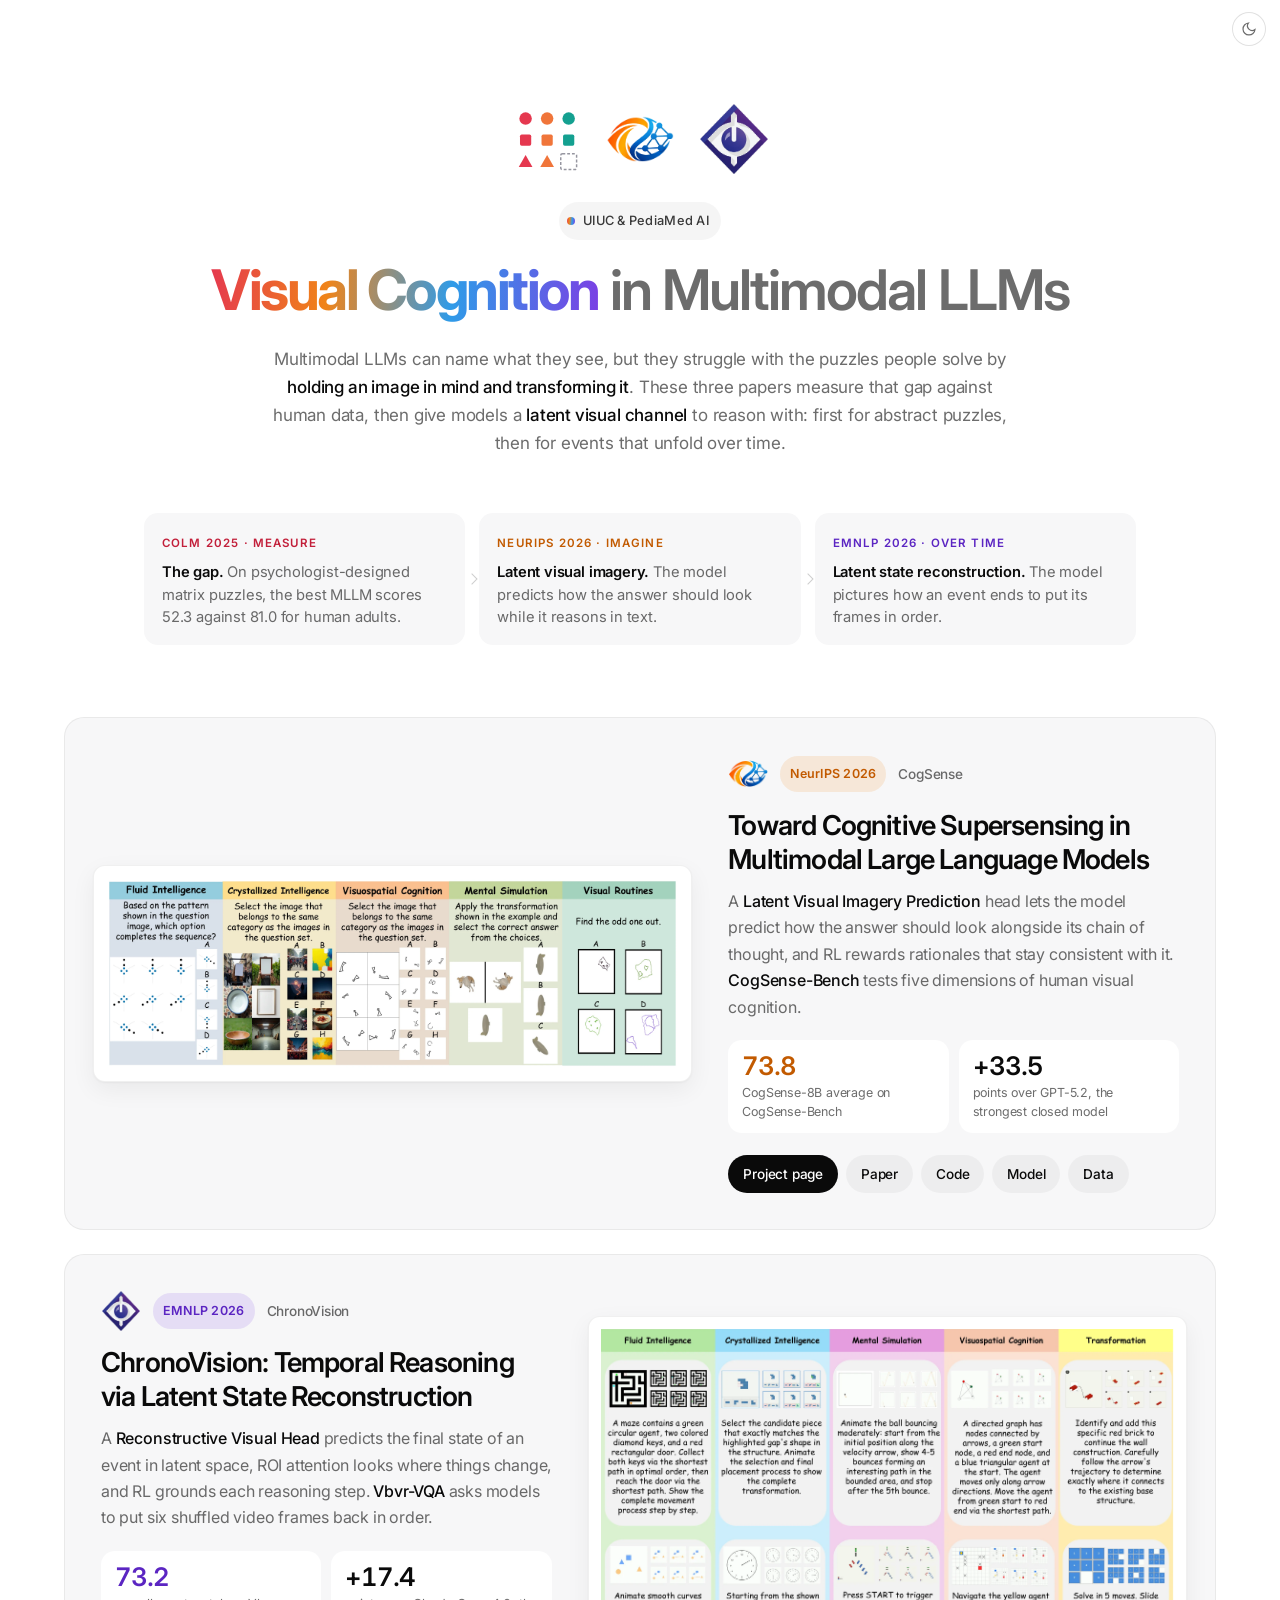
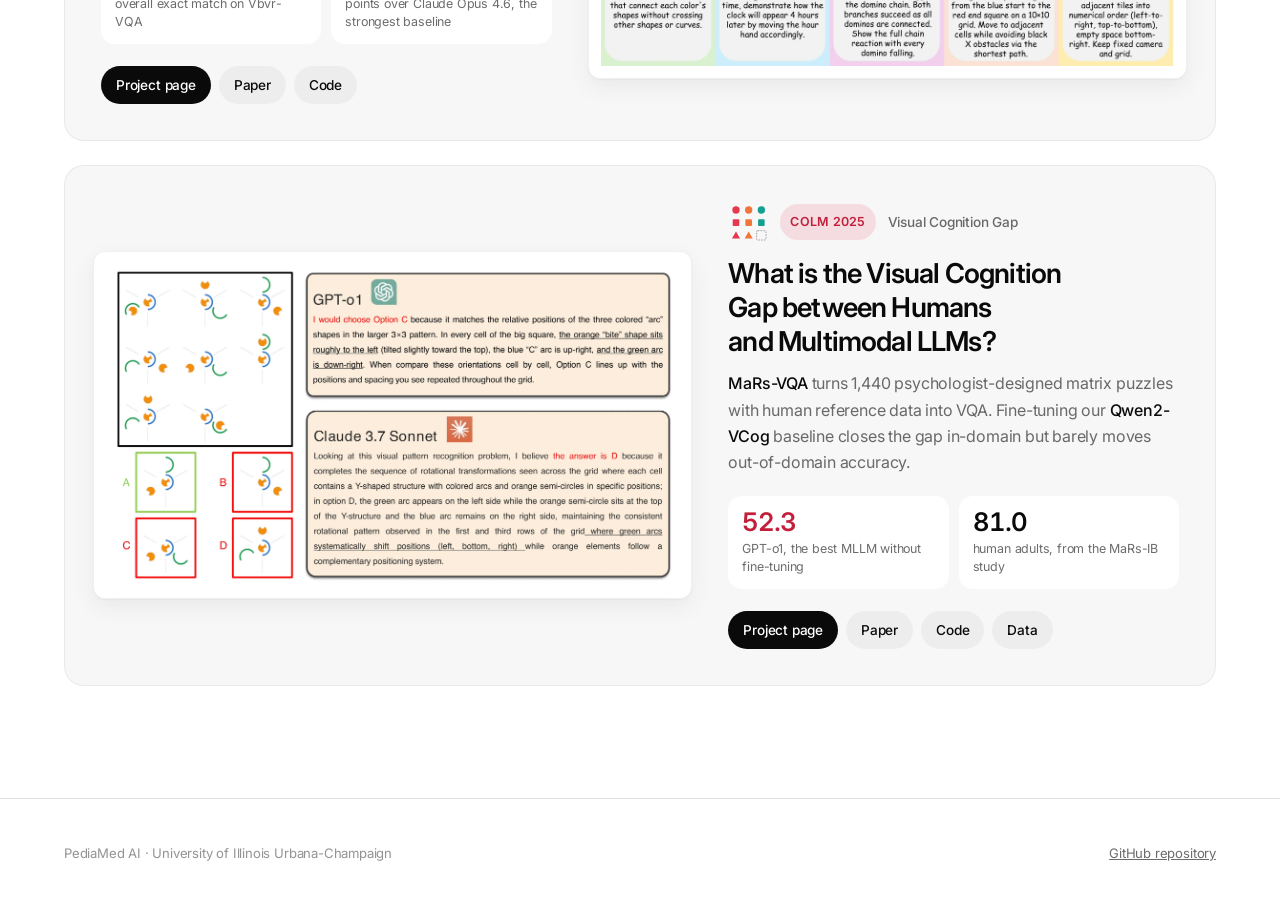
<file: index.html>
<!DOCTYPE html>
<html lang="en">
<head>
<meta charset="utf-8">
<meta name="viewport" content="width=device-width, initial-scale=1, viewport-fit=cover">
<title>Cognition-MLLM</title>
<meta name="description" content="Visual cognition in multimodal LLMs: three papers from UIUC and PediaMed AI. The Visual Cognition Gap (COLM 2025), Cognitive Supersensing (NeurIPS 2026) and ChronoVision (EMNLP 2026).">
<meta property="og:type" content="website">
<meta property="og:title" content="Cognition-MLLM: Visual Cognition in Multimodal LLMs">
<meta property="og:description" content="Measuring the visual cognition gap between people and MLLMs, then closing it with latent visual imagery.">
<meta property="og:image" content="cogsense/static/images/web/bench_strip.webp">
<link rel="icon" href="vcog/static/images/web/logo.svg" type="image/svg+xml">
<link rel="preconnect" href="https://fonts.googleapis.com">
<link rel="preconnect" href="https://fonts.gstatic.com" crossorigin>
<link rel="stylesheet" href="https://fonts.googleapis.com/css2?family=Inter:wght@400;500;600;700&display=swap">
<script>
  try{ const t = localStorage.getItem('cm-theme'); if (t) document.documentElement.dataset.theme = t; }catch(e){}
</script>
<style>
/* Same system as the three project pages: one ink at a few alphas, Inter, soft cards. */
:root{
  --paper:#fff; --paper-2:#f7f7f8; --ink:#0a0a0a; --on-ink:#fff;
  --ink-80:color-mix(in srgb, var(--ink) 80%, transparent);
  --ink-60:color-mix(in srgb, var(--ink) 60%, transparent);
  --ink-44:color-mix(in srgb, var(--ink) 44%, transparent);
  --ink-20:color-mix(in srgb, var(--ink) 20%, transparent);
  --ink-12:color-mix(in srgb, var(--ink) 12%, transparent);
  --ink-6:color-mix(in srgb, var(--ink) 6%, transparent);
  --ink-4:color-mix(in srgb, var(--ink) 4%, transparent);
  --grad:linear-gradient(95deg, #e5384f 0%, #f08419 30%, #2f9be8 62%, #7b3fe4 100%);
  /* one accent per paper, taken from each page */
  --cs:#f08419; --cs-ink:#c25a00;
  --cv:#7b3fe4; --cv-ink:#5b25c2;
  --vg:#e5384f; --vg-ink:#c21f3a;
  --r-lg:.875rem; --r-xl:1.25rem; --r-pill:2.5rem;
  --ease:cubic-bezier(.25,.1,.25,1); --dur:250ms;
  --shadow:0 1px 2px rgba(0,0,0,.04), 0 8px 24px rgba(0,0,0,.06);
  --pad:20px;
  color-scheme:light;
}
@media (min-width:768px){ :root{ --pad:32px } }
@media (prefers-color-scheme:dark){
  :root:not([data-theme="light"]){
    --paper:#0b0b0c; --paper-2:#151517; --ink:#f4f4f5; --on-ink:#0b0b0c;
    --cs-ink:#ffa24d; --cv-ink:#b799ff; --vg-ink:#ff7d8d;
    --shadow:0 1px 2px rgba(0,0,0,.4), 0 8px 24px rgba(0,0,0,.4);
    color-scheme:dark;
  }
}
:root[data-theme="dark"]{
  --paper:#0b0b0c; --paper-2:#151517; --ink:#f4f4f5; --on-ink:#0b0b0c;
  --cs-ink:#ffa24d; --cv-ink:#b799ff; --vg-ink:#ff7d8d;
  --shadow:0 1px 2px rgba(0,0,0,.4), 0 8px 24px rgba(0,0,0,.4);
  color-scheme:dark;
}
*,*::before,*::after{box-sizing:border-box}
body{margin:0;background:var(--paper);color:var(--ink);font-family:"Inter",-apple-system,BlinkMacSystemFont,"Segoe UI",Helvetica,Arial,sans-serif;
  font-size:1.0625rem;line-height:1.75rem;letter-spacing:-.011em;-webkit-font-smoothing:antialiased;overflow-x:hidden}
h1,h2,h3,p,figure,ul{margin:0}
img{display:block;max-width:100%;height:auto}
a{color:inherit}
:focus-visible{outline:2px solid var(--cv);outline-offset:2px;border-radius:4px}
.container{width:100%;max-width:76rem;margin-inline:auto;padding-inline:var(--pad)}

.theme-toggle{position:fixed;top:12px;right:14px;z-index:60;width:34px;height:34px;border-radius:50%;
  border:1px solid var(--ink-12);background:var(--paper);display:grid;place-items:center;cursor:pointer;color:var(--ink-60)}
.theme-toggle:hover{color:var(--ink);border-color:var(--ink-20)}
.theme-toggle svg{width:16px;height:16px}

/* hero */
.hero{text-align:center;padding:clamp(56px, 9vw, 104px) 0 0}
.marks{display:flex;justify-content:center;align-items:center;gap:clamp(14px, 3vw, 26px);margin-bottom:28px}
.marks img{width:clamp(48px, 7vw, 68px);height:auto}
.kicker{display:inline-flex;align-items:center;gap:8px;font-size:.8rem;font-weight:500;letter-spacing:.02em;padding:5px 12px 5px 8px;
  border-radius:var(--r-pill);background:var(--ink-4);color:var(--ink-80);margin-bottom:20px}
.kicker .dot{width:8px;height:8px;border-radius:50%;background:var(--grad)}
h1{font-size:clamp(2rem, 1.2rem + 2.9vw, 3.5rem);line-height:1.1;font-weight:600;letter-spacing:-.035em;color:var(--ink-60);text-wrap:balance}
.wordmark{background:var(--grad);-webkit-background-clip:text;background-clip:text;color:transparent;font-weight:700;letter-spacing:-.045em}
.lede{margin:24px auto 0;max-width:46rem;color:var(--ink-60)}
.lede strong{color:var(--ink);font-weight:500}

/* the research line */
.line{margin:56px auto 0;max-width:62rem;display:grid;grid-template-columns:minmax(0,1fr);gap:12px;text-align:left}
@media (min-width:860px){ .line{grid-template-columns:repeat(3,minmax(0,1fr));gap:14px} }
.step{position:relative;padding:16px 18px;border-radius:var(--r-lg);background:var(--paper-2)}
.step .y{font-size:.72rem;font-weight:600;letter-spacing:.1em;text-transform:uppercase;color:var(--c)}
.step p{margin-top:4px;font-size:.92rem;line-height:1.4rem;color:var(--ink-60)}
.step p b{color:var(--ink);font-weight:600}
@media (min-width:860px){ .step:not(:last-child)::after{content:"";position:absolute;right:-11px;top:50%;width:8px;height:8px;
  border-top:1.5px solid var(--ink-20);border-right:1.5px solid var(--ink-20);transform:translateY(-50%) rotate(45deg)} }

/* paper cards */
.papers{display:grid;grid-template-columns:minmax(0,1fr);gap:24px;margin-top:72px}
.paper{display:grid;grid-template-columns:minmax(0,1fr);border-radius:var(--r-xl);background:var(--paper-2);overflow:hidden;
  border:1px solid var(--ink-6);transition:transform var(--dur) var(--ease),box-shadow var(--dur) var(--ease)}
.paper:hover{transform:translateY(-3px);box-shadow:var(--shadow)}
@media (min-width:900px){ .paper{grid-template-columns:minmax(0,6fr) minmax(0,5fr)} .paper.rev{grid-template-columns:minmax(0,5fr) minmax(0,6fr)} .paper.rev .shot{order:2} }
.shot{display:block;padding:clamp(14px, 2vw, 26px) clamp(14px, 2vw, 26px) 0}
@media (min-width:900px){ .shot{display:flex;align-items:center;padding:clamp(18px, 2.2vw, 30px)} .paper.rev .shot{padding-left:0} .paper:not(.rev) .shot{padding-right:0} }
.shot img{width:100%;background:#fff;padding:clamp(6px, 1vw, 12px);border-radius:12px;border:1px solid var(--ink-6);box-shadow:var(--shadow)}
.body{padding:clamp(22px, 3vw, 36px)}
.head{display:flex;align-items:center;gap:12px;margin-bottom:14px}
.head img{width:40px;height:40px;object-fit:contain}
.venue{font-size:.78rem;font-weight:600;letter-spacing:.02em;padding:4px 10px;border-radius:var(--r-pill);
  background:color-mix(in srgb, var(--c) 14%, transparent);color:var(--ci)}
.name{font-size:.85rem;font-weight:500;color:var(--ink-60)}
.paper h2{font-size:clamp(1.35rem, 1.15rem + .7vw, 1.75rem);line-height:1.25;font-weight:600;letter-spacing:-.03em;text-wrap:balance}
.paper h2 a{text-decoration:none}
.paper h2 a:hover{text-decoration:underline;text-decoration-color:var(--ink-20);text-underline-offset:5px}
.paper .sum{margin-top:12px;color:var(--ink-60);font-size:1rem;line-height:1.65rem}
.paper .sum strong{color:var(--ink);font-weight:500}
.nums{display:flex;flex-wrap:wrap;gap:10px;margin-top:20px}
.num{flex:1 1 150px;padding:12px 14px;border-radius:var(--r-lg);background:var(--paper)}
.num .n{font-size:1.6rem;font-weight:600;letter-spacing:-.04em;line-height:1.1;font-variant-numeric:tabular-nums}
.num .n.c{color:var(--ci)}
.num .l{margin-top:4px;font-size:.78rem;line-height:1.15rem;color:var(--ink-60)}
.links{display:flex;flex-wrap:wrap;gap:8px;margin-top:22px}
.btn{display:inline-flex;align-items:center;gap:7px;height:38px;padding:0 15px;border-radius:var(--r-pill);font-size:.85rem;font-weight:500;
  text-decoration:none;background:var(--ink-4);color:var(--ink);transition:background var(--dur)}
.btn:hover{background:var(--ink-12)}
.btn.solid{background:var(--ink);color:var(--on-ink)}
.btn.solid:hover{background:var(--ink-80)}
.btn svg{width:15px;height:15px;flex:none}

footer{margin-top:112px;padding:40px 0 56px;border-top:1px solid var(--ink-12);font-size:.82rem;color:var(--ink-44)}
footer .container{display:flex;flex-wrap:wrap;gap:12px 24px;justify-content:space-between;align-items:center}
footer a{color:var(--ink-60)}
</style>
</head>
<body>
<button class="theme-toggle" id="themeToggle" aria-label="Toggle dark mode">
  <svg viewBox="0 0 24 24" fill="none" stroke="currentColor" stroke-width="1.8" stroke-linecap="round"><path d="M21 12.8A9 9 0 1 1 11.2 3a7 7 0 0 0 9.8 9.8z"/></svg>
</button>

<main class="container">
  <header class="hero">
    <div class="marks" aria-hidden="true">
      <img src="vcog/static/images/web/logo.svg" alt="">
      <img src="cogsense/static/images/web/logo.webp?v=2" alt="">
      <img src="ChronoVision/static/images/web/logo.webp" alt="">
    </div>
    <div class="kicker"><span class="dot"></span>UIUC &amp; PediaMed AI</div>
    <h1><span class="wordmark">Visual Cognition</span> in Multimodal LLMs</h1>
    <p class="lede">Multimodal LLMs can name what they see, but they struggle with the puzzles people solve by
      <strong>holding an image in mind and transforming it</strong>. These three papers measure that gap against human data,
      then give models a <strong>latent visual channel</strong> to reason with: first for abstract puzzles, then for events that
      unfold over time.</p>

    <div class="line">
      <div class="step" style="--c:var(--vg-ink)"><div class="y">COLM 2025 · Measure</div>
        <p><b>The gap.</b> On psychologist-designed matrix puzzles, the best MLLM scores 52.3 against 81.0 for human adults.</p></div>
      <div class="step" style="--c:var(--cs-ink)"><div class="y">NeurIPS 2026 · Imagine</div>
        <p><b>Latent visual imagery.</b> The model predicts how the answer should look while it reasons in text.</p></div>
      <div class="step" style="--c:var(--cv-ink)"><div class="y">EMNLP 2026 · Over time</div>
        <p><b>Latent state reconstruction.</b> The model pictures how an event ends to put its frames in order.</p></div>
    </div>
  </header>

  <section class="papers" aria-label="Papers">

    <!-- CogSense -->
    <article class="paper" style="--c:var(--cs);--ci:var(--cs-ink)">
      <a class="shot" href="cogsense/" aria-label="CogSense project page"><img src="cogsense/static/images/web/bench_strip.webp" alt="One example question from each of the five CogSense-Bench dimensions" width="3000" height="1000" loading="lazy"></a>
      <div class="body">
        <div class="head"><img src="cogsense/static/images/web/logo.webp?v=2" alt=""><span class="venue">NeurIPS 2026</span><span class="name">CogSense</span></div>
        <h2><a href="cogsense/">Toward Cognitive Supersensing in Multimodal Large Language Models</a></h2>
        <p class="sum">A <strong>Latent Visual Imagery Prediction</strong> head lets the model predict how the answer should look
          alongside its chain of thought, and RL rewards rationales that stay consistent with it. <strong>CogSense-Bench</strong>
          tests five dimensions of human visual cognition.</p>
        <div class="nums">
          <div class="num"><div class="n c">73.8</div><div class="l">CogSense-8B average on CogSense-Bench</div></div>
          <div class="num"><div class="n">+33.5</div><div class="l">points over GPT-5.2, the strongest closed model</div></div>
        </div>
        <div class="links">
          <a class="btn solid" href="cogsense/">Project page</a>
          <a class="btn" href="https://arxiv.org/abs/2602.01541">Paper</a>
          <a class="btn" href="https://github.com/PediaMedAI/Cognition-MLLM/tree/main/cogsense/Code">Code</a>
          <a class="btn" href="https://huggingface.co/PediaMedAI/CogSense-8B">Model</a>
          <a class="btn" href="https://huggingface.co/datasets/PediaMedAI/CogSense-Bench">Data</a>
        </div>
      </div>
    </article>

    <!-- ChronoVision -->
    <article class="paper rev" style="--c:var(--cv);--ci:var(--cv-ink)">
      <a class="shot" href="ChronoVision/" aria-label="ChronoVision project page"><img src="ChronoVision/static/images/web/bench_strip.webp" alt="Ten Vbvr-VQA ordering questions across five categories" width="2400" height="1413" loading="lazy"></a>
      <div class="body">
        <div class="head"><img src="ChronoVision/static/images/web/logo.webp" alt=""><span class="venue">EMNLP 2026</span><span class="name">ChronoVision</span></div>
        <h2><a href="ChronoVision/">ChronoVision: Temporal Reasoning via Latent State Reconstruction</a></h2>
        <p class="sum">A <strong>Reconstructive Visual Head</strong> predicts the final state of an event in latent space, ROI
          attention looks where things change, and RL grounds each reasoning step. <strong>Vbvr-VQA</strong> asks models to put
          six shuffled video frames back in order.</p>
        <div class="nums">
          <div class="num"><div class="n c">73.2</div><div class="l">overall exact match on Vbvr-VQA</div></div>
          <div class="num"><div class="n">+17.4</div><div class="l">points over Claude Opus 4.6, the strongest baseline</div></div>
        </div>
        <div class="links">
          <a class="btn solid" href="ChronoVision/">Project page</a>
          <a class="btn" href="https://arxiv.org/abs/2608.05631">Paper</a>
          <a class="btn" href="https://github.com/PediaMedAI/Cognition-MLLM">Code</a>
        </div>
      </div>
    </article>

    <!-- Visual Cognition Gap -->
    <article class="paper" style="--c:var(--vg);--ci:var(--vg-ink)">
      <a class="shot" href="vcog/" aria-label="Visual Cognition Gap project page"><img src="vcog/static/images/web/teaser.webp" alt="A MaRs-VQA matrix puzzle where GPT-o1 and Claude 3.7 Sonnet choose wrong options" width="2400" height="1350" loading="lazy"></a>
      <div class="body">
        <div class="head"><img src="vcog/static/images/web/logo.svg" alt=""><span class="venue">COLM 2025</span><span class="name">Visual Cognition Gap</span></div>
        <h2><a href="vcog/">What is the Visual Cognition Gap between Humans and Multimodal LLMs?</a></h2>
        <p class="sum"><strong>MaRs-VQA</strong> turns 1,440 psychologist-designed matrix puzzles with human reference data into
          VQA. Fine-tuning our <strong>Qwen2-VCog</strong> baseline closes the gap in-domain but barely moves out-of-domain accuracy.</p>
        <div class="nums">
          <div class="num"><div class="n c">52.3</div><div class="l">GPT-o1, the best MLLM without fine-tuning</div></div>
          <div class="num"><div class="n">81.0</div><div class="l">human adults, from the MaRs-IB study</div></div>
        </div>
        <div class="links">
          <a class="btn solid" href="vcog/">Project page</a>
          <a class="btn" href="https://arxiv.org/abs/2406.10424">Paper</a>
          <a class="btn" href="https://github.com/PediaMedAI/Cognition-MLLM">Code</a>
          <a class="btn" href="https://huggingface.co/datasets/IrohXu/VCog-Bench">Data</a>
        </div>
      </div>
    </article>
  </section>
</main>

<footer>
  <div class="container">
    <div>PediaMed AI · University of Illinois Urbana-Champaign</div>
    <div><a href="https://github.com/PediaMedAI/Cognition-MLLM">GitHub repository</a></div>
  </div>
</footer>

<script>
  document.getElementById('themeToggle').addEventListener('click', () => {
    const r = document.documentElement;
    const dark = r.dataset.theme ? r.dataset.theme === 'dark' : matchMedia('(prefers-color-scheme: dark)').matches;
    r.dataset.theme = dark ? 'light' : 'dark';
    try { localStorage.setItem('cm-theme', r.dataset.theme); } catch (e) {}
  });
</script>
</body>
</html>
</file>
